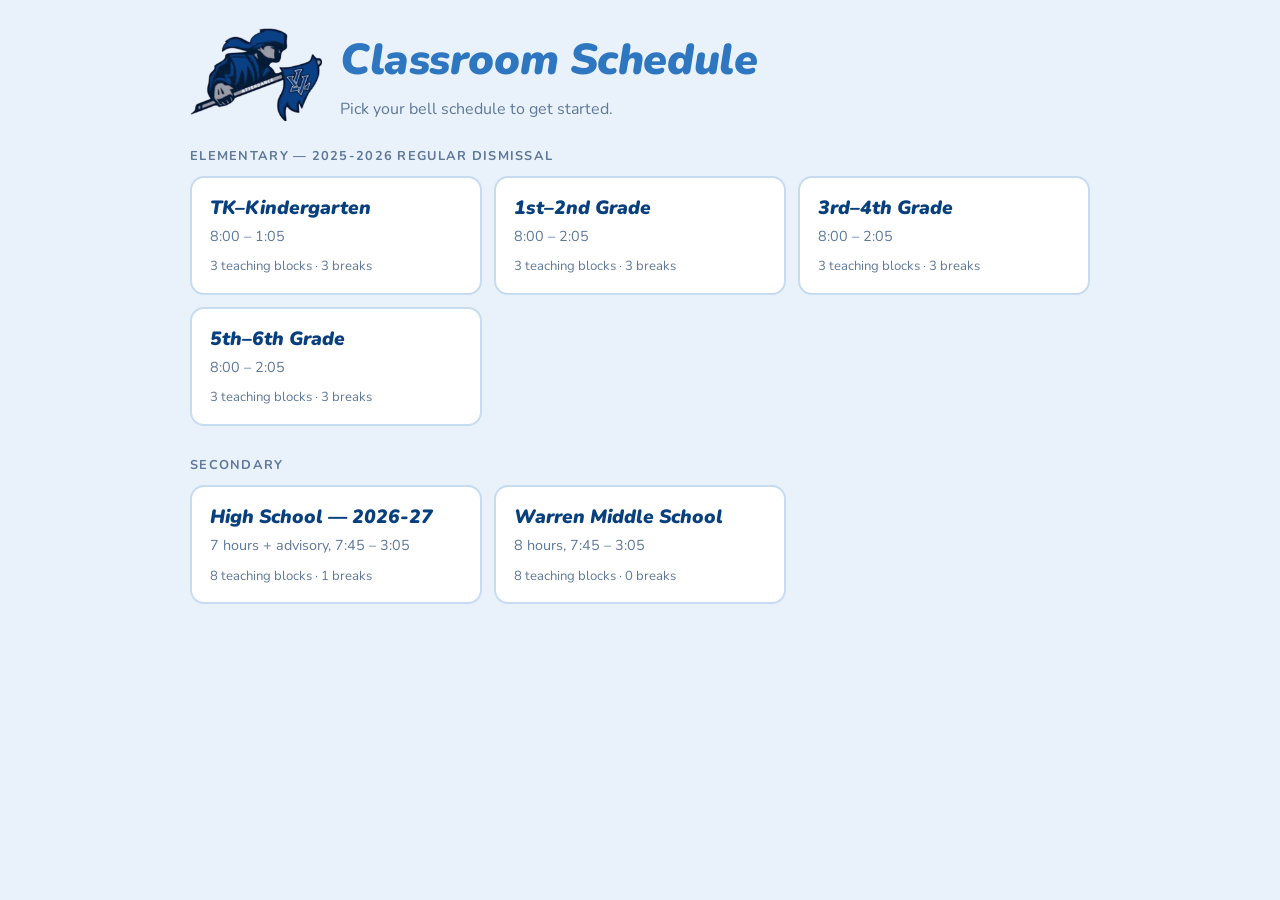
<file: index.html>
<!DOCTYPE html>
<html lang="en">
<head>
<meta charset="utf-8">
<meta name="viewport" content="width=device-width, initial-scale=1">
<meta name="color-scheme" content="light dark">
<title>Classroom Schedule</title>
<link rel="stylesheet" href="styles.css">
<link rel="icon" type="image/png" href="pioneer-icon.png">
</head>
<body>

<!-- 1. Pick a bell schedule ------------------------------------------------ -->
<main id="screen-choose" class="screen">
  <header class="page-head">
    <img class="crest" src="pioneer.png" alt="" width="820" height="575">
    <div class="head-text">
      <h1>Classroom Schedule</h1>
      <p class="lede">Pick your bell schedule to get started.</p>
    </div>
  </header>
  <div id="schedule-groups"></div>
</main>

<!-- 2. Name the periods, pick the alarm ------------------------------------ -->
<main id="screen-setup" class="screen" hidden>
  <header class="page-head">
    <img class="crest" src="pioneer.png" alt="" width="820" height="575">
    <div class="head-text">
      <h1 id="setup-title">Name your periods</h1>
      <p class="lede">What do you teach each period? Leave any blank to keep the
        default name. Saved on this device only.</p>
    </div>
  </header>

  <div id="lunch-picker" class="card" hidden>
    <h2>Which lunch are you assigned?</h2>
    <div id="lunch-options" class="lunch-options"></div>
  </div>

  <form id="setup-form">
    <div class="card">
      <div id="period-inputs"></div>
    </div>

    <div class="card">
      <h2>Warning alarm</h2>
      <p class="hint">Rings before each teaching period ends, so you can start
        wrapping up. Pick a sound to hear it.</p>

      <div class="setting">
        <label class="switch">
          <input type="checkbox" id="alarm-on" checked>
          <span>Play a warning alarm</span>
        </label>
      </div>

      <div id="alarm-detail">
        <div class="setting">
          <span class="setting-name">Ring this long before the bell</span>
          <div id="lead-options" class="chip-row"></div>
        </div>

        <div class="setting">
          <span class="setting-name">Volume</span>
          <div class="volume-row">
            <input type="range" id="alarm-volume" min="0.1" max="1" step="0.05" value="0.8">
            <output id="alarm-volume-value">80%</output>
          </div>
        </div>

        <div class="setting setting-block">
          <span class="setting-name">Sound</span>
          <div id="sound-options" class="sound-options"></div>
        </div>
      </div>
    </div>

    <div class="card">
      <h2>Class blog</h2>
      <p class="hint">Optional. Paste your Blogger address and the board shows
        what you post there — general posts as announcements, and any post you
        label with a period as that period's plan. The blog has to be public;
        there is nothing to install.</p>

      <div class="blog-connect">
        <input type="url" id="blog-url" inputmode="url" autocomplete="off"
               spellcheck="false" placeholder="msmiddleton.blogspot.com"
               aria-label="Blogger address">
        <button type="button" class="btn" data-action="connect-blog"
                id="btn-connect-blog">Connect</button>
        <button type="button" class="btn" data-action="disconnect-blog"
                id="btn-disconnect-blog" hidden>Remove</button>
      </div>

      <p id="blog-status" class="blog-status" hidden></p>

      <p class="hint blog-aside">Already posting in Google Classroom?
        <a href="classroom-import.html" target="_blank" rel="noopener">Send
        Classroom to Blogger automatically</a> instead of writing it twice.</p>
    </div>

    <div class="actions">
      <button type="submit" class="btn btn-primary">Save &amp; start</button>
      <button type="button" class="btn" data-action="back-to-choose">Pick a different schedule</button>
    </div>
  </form>
</main>

<!-- 3. Live view ----------------------------------------------------------- -->
<main id="screen-live" class="screen" hidden>
  <div id="sound-notice" class="notice" hidden>
    <span>The browser is blocking sound until someone interacts with the page.</span>
    <button type="button" class="btn btn-small" data-action="enable-sound">Turn on sound</button>
  </div>

  <div class="live-top">
    <div class="live-brand">
      <!-- The crest is the way in to the teacher controls: hold it for a
           moment and they appear. It looks like a logo, not a button. -->
      <button type="button" class="crest-key" id="crest-key"
              aria-label="Hold for teacher controls">
        <img class="crest" src="pioneer.png" alt="" width="820" height="575">
      </button>
      <div class="live-meta">
      <span id="live-schedule-name"></span>
      <span class="dot">&middot;</span>
      <span id="live-clock"></span>
      <span id="alarm-note" hidden><span class="dot">&middot;</span><span
        id="live-alarm-state"></span></span>
      </div>
    </div>
    <div class="live-tools">
      <div class="teacher-tools" id="teacher-tools" hidden>
        <button type="button" class="btn btn-small" data-action="toggle-alarm" id="btn-alarm">Mute</button>
        <button type="button" class="btn btn-small" data-action="edit-periods">Edit</button>
        <button type="button" class="btn btn-small" data-action="change-schedule">Change schedule</button>
        <button type="button" class="btn btn-small" data-action="hide-tools">Hide</button>
      </div>
      <button type="button" class="btn btn-small" data-action="fullscreen" id="btn-fullscreen">Full screen</button>
    </div>
  </div>

  <div class="live-grid">
    <section class="now" aria-live="polite">
      <p id="now-status" class="now-status">Now</p>
      <h2 id="now-label" class="now-label">&mdash;</h2>
      <p id="now-sub" class="now-sub"></p>
      <p id="now-remaining" class="now-remaining">&mdash;</p>
      <p id="now-remaining-label" class="now-remaining-label">remaining</p>
      <div class="progress"><div id="now-progress" class="progress-bar"></div></div>
      <p id="now-next" class="now-next"></p>
    </section>

    <section class="day">
      <h3 class="day-head">Today</h3>
      <ol id="day-list" class="day-list"></ol>
    </section>

    <section class="board" id="board" hidden aria-live="polite">
      <div class="board-head">
        <span class="board-kind" id="board-kind"></span>
        <span class="board-date" id="board-date"></span>
      </div>
      <h3 class="board-title" id="board-title"></h3>
      <p class="board-text" id="board-text"></p>
      <div class="board-dots" id="board-dots"></div>
    </section>
  </div>
</main>

<script src="schedules.js"></script>
<script src="sounds.js"></script>
<script src="blogger.js"></script>
<script src="app.js"></script>
</body>
</html>
</file>
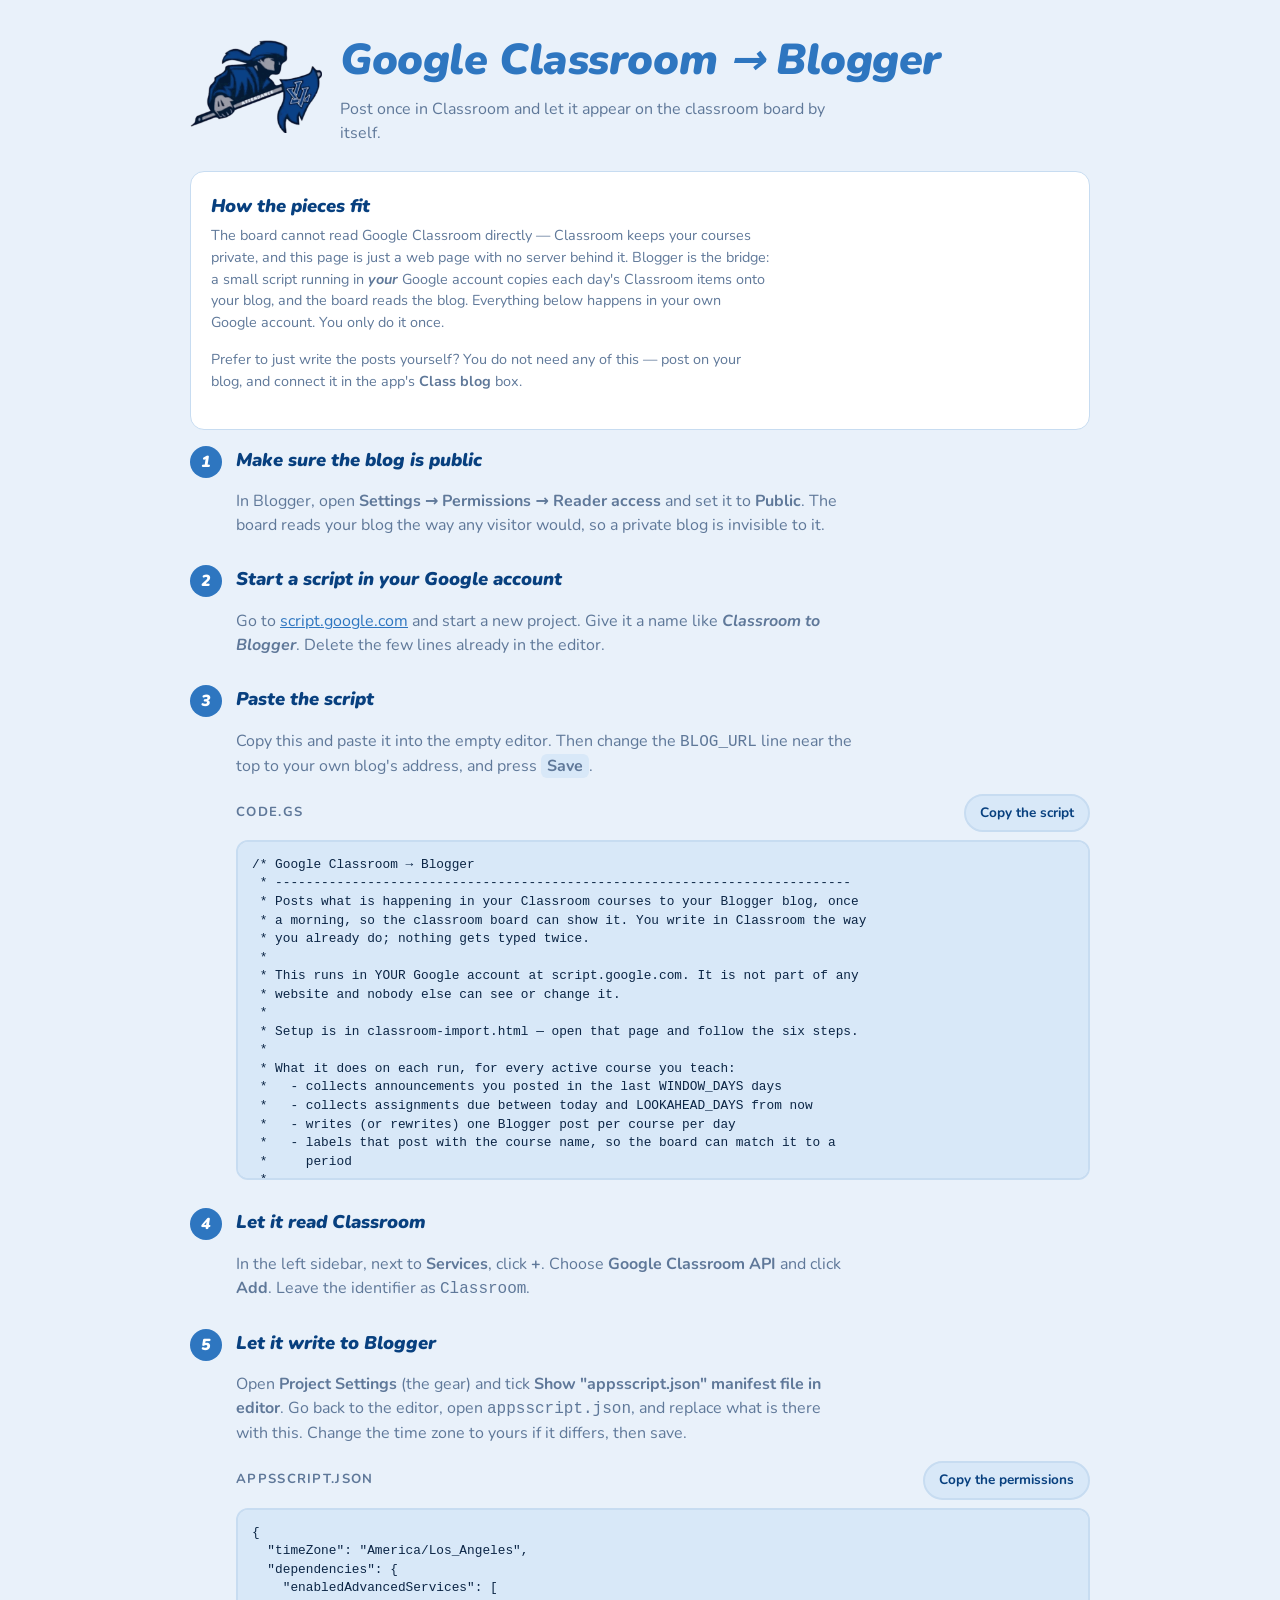
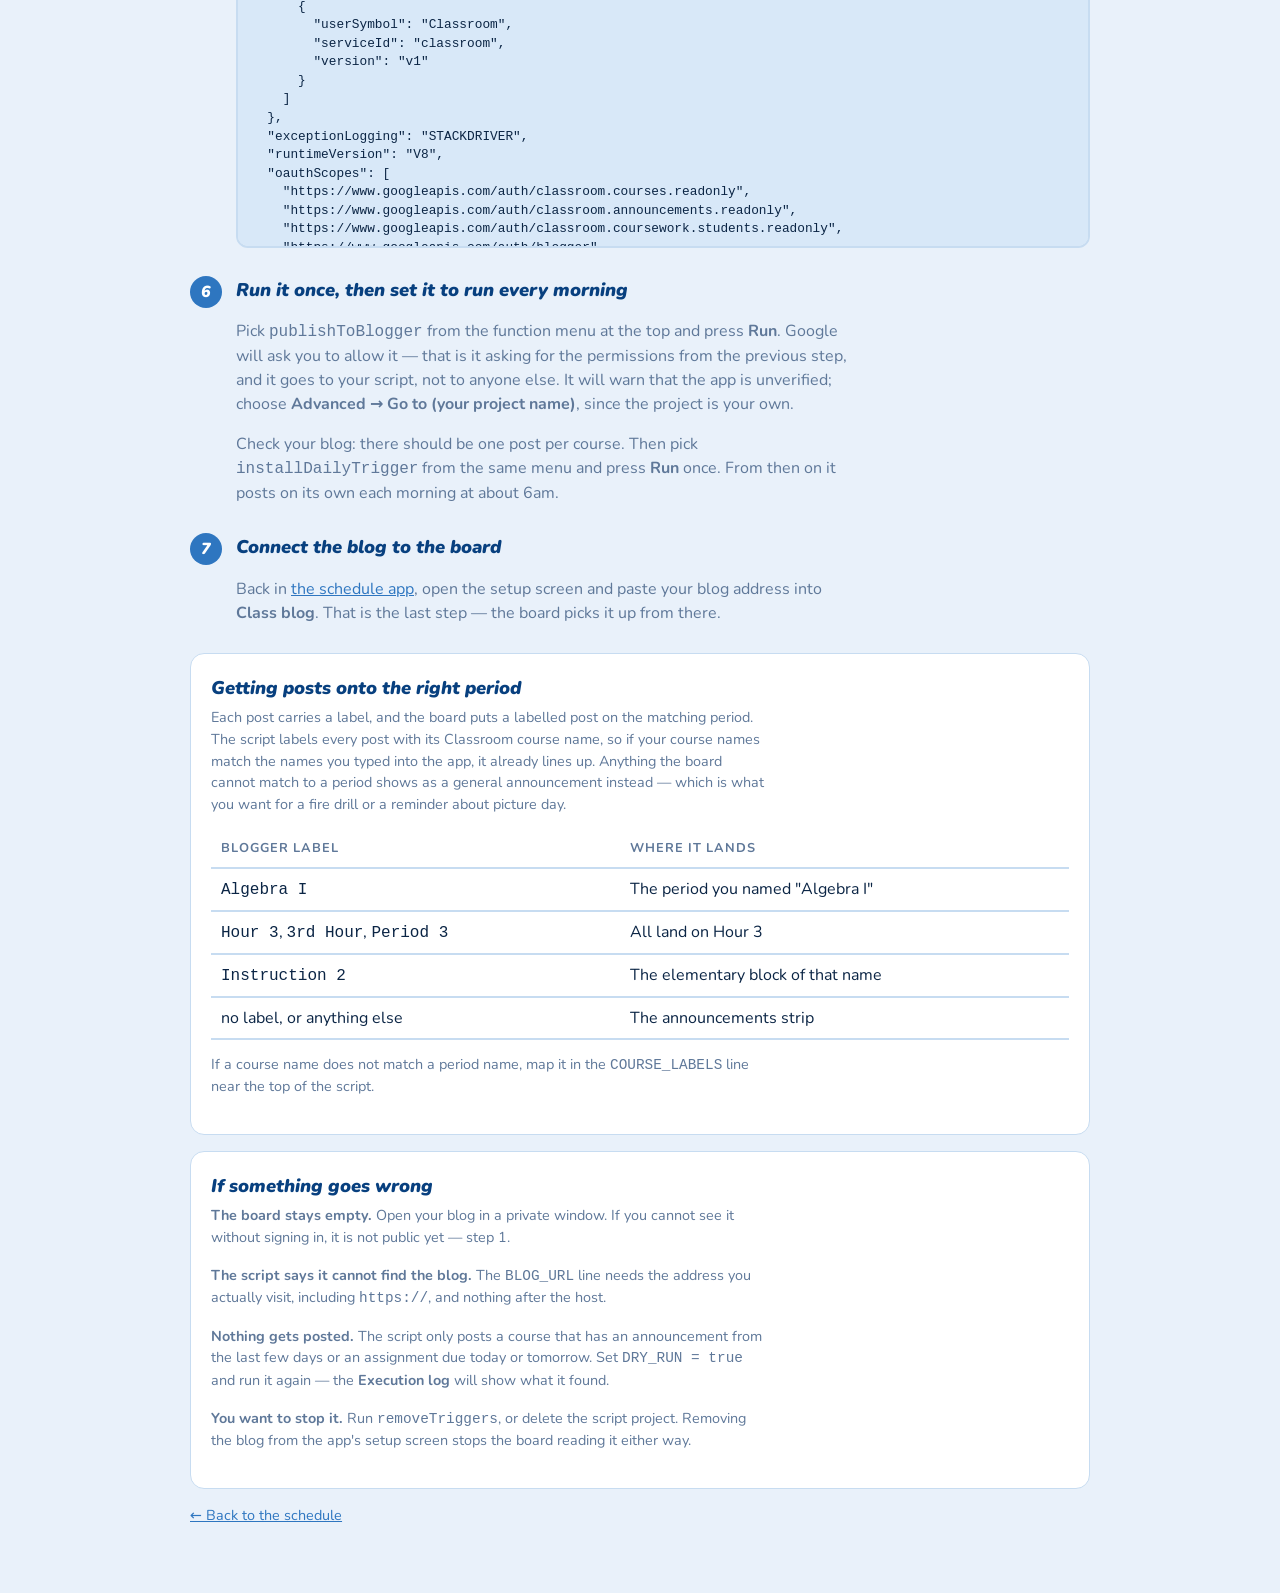
<file: classroom-import.html>
<!DOCTYPE html>
<html lang="en">
<head>
<meta charset="utf-8">
<meta name="viewport" content="width=device-width, initial-scale=1">
<meta name="color-scheme" content="light dark">
<title>Google Classroom → Blogger</title>
<link rel="stylesheet" href="styles.css">
<link rel="icon" type="image/png" href="pioneer-icon.png">
<style>
  .steps { counter-reset: step; list-style: none; margin: 0; padding: 0; }
  .steps > li {
    counter-increment: step;
    position: relative;
    padding-left: 46px;
    margin-bottom: 28px;
  }
  .steps > li::before {
    content: counter(step);
    position: absolute;
    left: 0;
    top: 0;
    width: 32px;
    height: 32px;
    border-radius: 999px;
    background: var(--accent);
    color: #fff;
    font-weight: 900;
    font-style: italic;
    display: grid;
    place-items: center;
  }
  .steps h2 { margin-top: 4px; }
  .steps p { color: var(--muted); max-width: 62ch; }
  .code-head {
    display: flex;
    align-items: center;
    justify-content: space-between;
    gap: 12px;
    margin-bottom: 8px;
  }
  .code-name {
    font-weight: 700;
    font-size: .82rem;
    text-transform: uppercase;
    letter-spacing: .1em;
    color: var(--muted);
  }
  pre {
    margin: 0;
    padding: 14px;
    max-height: 340px;
    overflow: auto;
    border: 2px solid var(--line);
    border-radius: 12px;
    background: var(--surface-2);
    font-size: .8rem;
    line-height: 1.45;
  }
  code { font-family: ui-monospace, SFMono-Regular, Menlo, Consolas, monospace; }
  kbd {
    font: inherit;
    font-weight: 700;
    background: var(--surface-2);
    border-radius: 6px;
    padding: 1px 6px;
  }
  table { border-collapse: collapse; width: 100%; margin-top: 10px; }
  th, td { text-align: left; padding: 8px 10px; border-bottom: 2px solid var(--line); }
  th { font-size: .8rem; text-transform: uppercase; letter-spacing: .08em; color: var(--muted); }
  a { color: var(--accent); }
</style>
</head>
<body>

<main class="screen">
  <header class="page-head">
    <img class="crest" src="pioneer.png" alt="" width="820" height="575">
    <div class="head-text">
      <h1>Google Classroom → Blogger</h1>
      <p class="lede">Post once in Classroom and let it appear on the classroom
        board by itself.</p>
    </div>
  </header>

  <div class="card">
    <h2>How the pieces fit</h2>
    <p class="hint" style="max-width:62ch">
      The board cannot read Google Classroom directly — Classroom keeps your
      courses private, and this page is just a web page with no server behind
      it. Blogger is the bridge: a small script running in <em>your</em> Google
      account copies each day's Classroom items onto your blog, and the board
      reads the blog. Everything below happens in your own Google account. You
      only do it once.
    </p>
    <p class="hint" style="max-width:62ch">
      Prefer to just write the posts yourself? You do not need any of this —
      post on your blog, and connect it in the app's <strong>Class blog</strong>
      box.
    </p>
  </div>

  <ol class="steps">
    <li>
      <h2>Make sure the blog is public</h2>
      <p>In Blogger, open <strong>Settings → Permissions → Reader access</strong>
        and set it to <strong>Public</strong>. The board reads your blog the way
        any visitor would, so a private blog is invisible to it.</p>
    </li>

    <li>
      <h2>Start a script in your Google account</h2>
      <p>Go to <a href="https://script.google.com/home/projects/create"
        target="_blank" rel="noopener">script.google.com</a> and start a new
        project. Give it a name like <em>Classroom to Blogger</em>. Delete the
        few lines already in the editor.</p>
    </li>

    <li>
      <h2>Paste the script</h2>
      <p>Copy this and paste it into the empty editor. Then change the
        <code>BLOG_URL</code> line near the top to your own blog's address, and
        press <kbd>Save</kbd>.</p>
      <div class="code-head">
        <span class="code-name">Code.gs</span>
        <button type="button" class="btn btn-small" data-copy="script">Copy the script</button>
      </div>
      <pre><code id="script-source">Loading…</code></pre>
    </li>

    <li>
      <h2>Let it read Classroom</h2>
      <p>In the left sidebar, next to <strong>Services</strong>, click
        <strong>+</strong>. Choose <strong>Google Classroom API</strong> and
        click <strong>Add</strong>. Leave the identifier as
        <code>Classroom</code>.</p>
    </li>

    <li>
      <h2>Let it write to Blogger</h2>
      <p>Open <strong>Project Settings</strong> (the gear) and tick
        <strong>Show "appsscript.json" manifest file in editor</strong>. Go back
        to the editor, open <code>appsscript.json</code>, and replace what is
        there with this. Change the time zone to yours if it differs, then save.</p>
      <div class="code-head">
        <span class="code-name">appsscript.json</span>
        <button type="button" class="btn btn-small" data-copy="manifest">Copy the permissions</button>
      </div>
      <pre><code id="manifest-source">{
  "timeZone": "America/Los_Angeles",
  "dependencies": {
    "enabledAdvancedServices": [
      {
        "userSymbol": "Classroom",
        "serviceId": "classroom",
        "version": "v1"
      }
    ]
  },
  "exceptionLogging": "STACKDRIVER",
  "runtimeVersion": "V8",
  "oauthScopes": [
    "https://www.googleapis.com/auth/classroom.courses.readonly",
    "https://www.googleapis.com/auth/classroom.announcements.readonly",
    "https://www.googleapis.com/auth/classroom.coursework.students.readonly",
    "https://www.googleapis.com/auth/blogger",
    "https://www.googleapis.com/auth/script.external_request",
    "https://www.googleapis.com/auth/script.scriptapp"
  ]
}</code></pre>
    </li>

    <li>
      <h2>Run it once, then set it to run every morning</h2>
      <p>Pick <code>publishToBlogger</code> from the function menu at the top and
        press <strong>Run</strong>. Google will ask you to allow it — that is it
        asking for the permissions from the previous step, and it goes to your
        script, not to anyone else. It will warn that the app is unverified;
        choose <strong>Advanced → Go to (your project name)</strong>, since the
        project is your own.</p>
      <p>Check your blog: there should be one post per course. Then pick
        <code>installDailyTrigger</code> from the same menu and press
        <strong>Run</strong> once. From then on it posts on its own each morning
        at about 6am.</p>
    </li>

    <li>
      <h2>Connect the blog to the board</h2>
      <p>Back in <a href="index.html">the schedule app</a>, open the setup screen
        and paste your blog address into <strong>Class blog</strong>. That is the
        last step — the board picks it up from there.</p>
    </li>
  </ol>

  <div class="card">
    <h2>Getting posts onto the right period</h2>
    <p class="hint" style="max-width:62ch">
      Each post carries a label, and the board puts a labelled post on the
      matching period. The script labels every post with its Classroom course
      name, so if your course names match the names you typed into the app, it
      already lines up. Anything the board cannot match to a period shows as a
      general announcement instead — which is what you want for a fire drill or
      a reminder about picture day.
    </p>
    <table>
      <thead>
        <tr><th>Blogger label</th><th>Where it lands</th></tr>
      </thead>
      <tbody>
        <tr><td><code>Algebra I</code></td><td>The period you named "Algebra I"</td></tr>
        <tr><td><code>Hour 3</code>, <code>3rd Hour</code>, <code>Period 3</code></td><td>All land on Hour 3</td></tr>
        <tr><td><code>Instruction 2</code></td><td>The elementary block of that name</td></tr>
        <tr><td>no label, or anything else</td><td>The announcements strip</td></tr>
      </tbody>
    </table>
    <p class="hint" style="margin-top:14px;max-width:62ch">
      If a course name does not match a period name, map it in the
      <code>COURSE_LABELS</code> line near the top of the script.
    </p>
  </div>

  <div class="card">
    <h2>If something goes wrong</h2>
    <p class="hint" style="max-width:62ch">
      <strong>The board stays empty.</strong> Open your blog in a private window.
      If you cannot see it without signing in, it is not public yet — step 1.
    </p>
    <p class="hint" style="max-width:62ch">
      <strong>The script says it cannot find the blog.</strong> The
      <code>BLOG_URL</code> line needs the address you actually visit, including
      <code>https://</code>, and nothing after the host.
    </p>
    <p class="hint" style="max-width:62ch">
      <strong>Nothing gets posted.</strong> The script only posts a course that
      has an announcement from the last few days or an assignment due today or
      tomorrow. Set <code>DRY_RUN = true</code> and run it again — the
      <strong>Execution log</strong> will show what it found.
    </p>
    <p class="hint" style="max-width:62ch">
      <strong>You want to stop it.</strong> Run <code>removeTriggers</code>, or
      delete the script project. Removing the blog from the app's setup screen
      stops the board reading it either way.
    </p>
  </div>

  <p class="hint"><a href="index.html">← Back to the schedule</a></p>
</main>

<script>
/* The script is served from the same folder, so the page shows the real file
 * rather than a copy of it that could drift out of date. */
(function () {
  'use strict';

  var SOURCE = 'tools/classroom-to-blogger.gs';
  var target = document.getElementById('script-source');

  fetch(SOURCE).then(function (response) {
    if (!response.ok) throw new Error(response.status);
    return response.text();
  }).then(function (text) {
    target.textContent = text;
  }).catch(function () {
    target.textContent =
      'The script could not be loaded here. Open it directly at ' + SOURCE;
  });

  document.addEventListener('click', function (event) {
    var button = event.target.closest('[data-copy]');
    if (!button) return;

    var id = button.dataset.copy === 'script' ? 'script-source' : 'manifest-source';
    var text = document.getElementById(id).textContent;
    var original = button.textContent;

    function done(message) {
      button.textContent = message;
      window.setTimeout(function () { button.textContent = original; }, 2000);
    }

    if (!navigator.clipboard) { done('Select it and copy'); return; }
    navigator.clipboard.writeText(text)
      .then(function () { done('Copied'); })
      .catch(function () { done('Select it and copy'); });
  });
})();
</script>
</body>
</html>
</file>
<file: styles.css>
/* Pioneer theme — the palette and lettering of the 2026-27 bell schedule
 * graphic: pioneer blue on white, heavy italic display type, light blue
 * time blocks. Nunito is bundled in fonts/ so a TV with no network still
 * renders correctly. */

@font-face {
  font-family: 'Nunito';
  font-style: normal;
  font-weight: 400;
  font-display: swap;
  src: url('fonts/nunito-400-normal.woff2') format('woff2');
}
@font-face {
  font-family: 'Nunito';
  font-style: normal;
  font-weight: 700;
  font-display: swap;
  src: url('fonts/nunito-700-normal.woff2') format('woff2');
}
@font-face {
  font-family: 'Nunito';
  font-style: normal;
  font-weight: 900;
  font-display: swap;
  src: url('fonts/nunito-900-normal.woff2') format('woff2');
}
@font-face {
  font-family: 'Nunito';
  font-style: italic;
  font-weight: 700;
  font-display: swap;
  src: url('fonts/nunito-700-italic.woff2') format('woff2');
}
@font-face {
  font-family: 'Nunito';
  font-style: italic;
  font-weight: 900;
  font-display: swap;
  src: url('fonts/nunito-900-italic.woff2') format('woff2');
}

:root {
  --bg: #e9f1fa;
  --surface: #ffffff;
  --surface-2: #d8e8f8;   /* the light blue time blocks */
  --text: #0b2545;
  --muted: #5f7899;
  --line: #c7dcf1;
  --accent: #2e76c0;      /* pioneer blue */
  --accent-deep: #08407f; /* the navy in the mascot */
  --accent-soft: #d8e8f8;
  --break: #08407f;
  --break-soft: #cfe0f2;
  --warn: #c2260f;
  --warn-soft: #fbe3de;
  --radius: 14px;
  --shadow: 0 1px 2px rgba(8, 64, 127, .08), 0 10px 28px rgba(8, 64, 127, .10);
  --display: 900 italic;
}

@media (prefers-color-scheme: dark) {
  :root {
    --bg: #061421;
    --surface: #0e2136;
    --surface-2: #163351;
    --text: #e9f2fc;
    --muted: #8ea9c8;
    --line: #1e3d5e;
    --accent: #6fa8e6;
    --accent-deep: #a9cdf2;
    --accent-soft: #133150;
    --break: #a9cdf2;
    --break-soft: #112a44;
    --warn: #ff8a72;
    --warn-soft: #3b1b16;
    --shadow: 0 1px 2px rgba(0, 0, 0, .5), 0 10px 28px rgba(0, 0, 0, .4);
  }
}

* { box-sizing: border-box; }

/* Screens set their own display, which would otherwise beat [hidden]. */
[hidden] { display: none !important; }

body {
  margin: 0;
  background: var(--bg);
  color: var(--text);
  font: 400 16px/1.5 'Nunito', system-ui, -apple-system, "Segoe UI", Roboto, sans-serif;
  -webkit-text-size-adjust: 100%;
}

.screen {
  max-width: 940px;
  margin: 0 auto;
  padding: 28px 20px 64px;
}

/* The heavy slanted lettering of the printed schedule. */
h1, h2, .now-label, .schedule-card .name, .day-list .label, .sound-name,
.now-remaining, .day-list .time, .field-name {
  font-style: italic;
  font-weight: 900;
}

.page-head {
  display: flex;
  align-items: center;
  gap: 18px;
  margin-bottom: 26px;
}
.page-head .head-text { flex: 1; }
.page-head .crest { width: clamp(80px, 12vw, 132px); height: auto; flex: 0 0 auto; }
h1 {
  font-size: clamp(1.9rem, 4vw, 2.7rem);
  margin: 0 0 4px;
  letter-spacing: -.01em;
  color: var(--accent);
}
h2 { font-size: 1.15rem; margin: 0 0 6px; color: var(--accent-deep); }
.lede { color: var(--muted); margin: 0; max-width: 52ch; }
.hint { color: var(--muted); margin: 0 0 16px; font-size: .9rem; max-width: 56ch; }

/* --- choose screen ------------------------------------------------------- */
.group { margin-bottom: 30px; }
.group-name {
  font-size: .8rem;
  font-weight: 700;
  font-style: normal;
  text-transform: uppercase;
  letter-spacing: .1em;
  color: var(--muted);
  margin: 0 0 10px;
}
.grid {
  display: grid;
  grid-template-columns: repeat(auto-fill, minmax(240px, 1fr));
  gap: 12px;
}
.schedule-card {
  text-align: left;
  background: var(--surface);
  border: 2px solid var(--line);
  border-radius: var(--radius);
  padding: 16px 18px;
  cursor: pointer;
  color: inherit;
  font: inherit;
  transition: border-color .15s, transform .15s;
}
.schedule-card:hover { border-color: var(--accent); transform: translateY(-1px); }
.schedule-card .name { font-size: 1.2rem; color: var(--accent-deep); }
.schedule-card .subtitle { color: var(--muted); font-size: .9rem; margin-top: 3px; }
.schedule-card .times { color: var(--muted); font-size: .82rem; margin-top: 10px; }

/* Focus rings matter here: a TV is driven by a remote, not a mouse. */
:focus-visible { outline: 3px solid var(--accent); outline-offset: 2px; }

/* --- setup screen -------------------------------------------------------- */
.card {
  background: var(--surface);
  border: 1px solid var(--line);
  border-radius: var(--radius);
  padding: 20px;
  margin-bottom: 16px;
}
.field {
  display: grid;
  grid-template-columns: 160px 1fr;
  gap: 14px;
  align-items: center;
  padding: 10px 0;
  border-bottom: 1px solid var(--line);
}
.field:last-of-type { border-bottom: 0; }
.field-name { color: var(--accent-deep); }
.field-time {
  color: var(--muted);
  font-size: .85rem;
  font-weight: 700;
  font-variant-numeric: tabular-nums;
}
.field input {
  width: 100%;
  padding: 10px 12px;
  font: inherit;
  color: inherit;
  background: var(--surface-2);
  border: 1px solid var(--line);
  border-radius: 10px;
}
.field.is-break .field-name { color: var(--accent); }

.lunch-options, .chip-row { display: flex; flex-wrap: wrap; gap: 8px; }
.lunch-option, .chip {
  padding: 10px 16px;
  border: 2px solid var(--line);
  background: var(--surface-2);
  border-radius: 999px;
  cursor: pointer;
  font: inherit;
  font-weight: 700;
  color: var(--accent-deep);
}
.chip { padding: 8px 16px; }
.lunch-option[aria-pressed="true"], .chip[aria-pressed="true"] {
  border-color: var(--accent);
  background: var(--accent);
  color: #fff;
  font-style: italic;
  font-weight: 900;
}

/* --- alarm settings ------------------------------------------------------ */
.setting {
  display: flex;
  flex-wrap: wrap;
  align-items: center;
  justify-content: space-between;
  gap: 12px;
  padding: 12px 0;
  border-top: 1px solid var(--line);
}
.setting-block { display: block; }
.setting-name { font-weight: 700; color: var(--accent-deep); }
.setting-block .setting-name { display: block; margin-bottom: 10px; }

.switch { display: flex; align-items: center; gap: 10px; cursor: pointer; font-weight: 700; }
.switch input { width: 20px; height: 20px; accent-color: var(--accent); }

.volume-row { display: flex; align-items: center; gap: 12px; }
.volume-row input[type="range"] { width: 200px; accent-color: var(--accent); }
.volume-row output {
  color: var(--muted);
  font-variant-numeric: tabular-nums;
  font-weight: 700;
  min-width: 3.5ch;
}

.sound-options {
  display: grid;
  grid-template-columns: repeat(auto-fill, minmax(280px, 1fr));
  gap: 10px;
}
.sound-option {
  display: flex;
  align-items: stretch;
  border: 2px solid var(--line);
  border-radius: 12px;
  background: var(--surface-2);
  overflow: hidden;
}
.sound-option[aria-current="true"] { border-color: var(--accent); }
.sound-pick {
  flex: 1;
  text-align: left;
  padding: 12px 14px;
  border: 0;
  background: none;
  color: inherit;
  font: inherit;
  cursor: pointer;
}
.sound-name { display: block; font-size: 1.05rem; color: var(--accent-deep); }
.sound-option[aria-current="true"] .sound-name { color: var(--accent); }
.sound-desc { display: block; color: var(--muted); font-size: .84rem; margin-top: 2px; }
.sound-preview {
  width: 52px;
  border: 0;
  border-left: 1px solid var(--line);
  background: none;
  color: var(--accent);
  font-size: 1.1rem;
  cursor: pointer;
}
.sound-preview:hover { background: var(--surface); }

.actions { display: flex; flex-wrap: wrap; gap: 10px; margin-top: 4px; }
.btn {
  padding: 11px 18px;
  border-radius: 999px;
  border: 2px solid var(--line);
  background: var(--surface-2);
  color: var(--accent-deep);
  font: inherit;
  font-weight: 700;
  cursor: pointer;
}
.btn:hover { border-color: var(--accent); }
.btn-primary {
  background: var(--accent);
  border-color: var(--accent);
  color: #fff;
  font-style: italic;
  font-weight: 900;
}
.btn-primary:hover { filter: brightness(1.08); }
.btn-small { padding: 7px 14px; font-size: .85rem; }

/* --- live screen --------------------------------------------------------- */
body[data-screen="live"] { overflow: hidden; }

#screen-live {
  max-width: none;
  height: 100vh;
  height: 100dvh;
  display: flex;
  flex-direction: column;
  gap: 16px;
  /* Roomy edges so nothing lands in a TV's overscan area. */
  padding: clamp(14px, 2.5vh, 40px) clamp(16px, 2.5vw, 56px);
}

.notice {
  display: flex;
  flex-wrap: wrap;
  align-items: center;
  gap: 12px;
  padding: 10px 16px;
  border: 2px solid var(--accent);
  background: var(--accent-soft);
  border-radius: 999px;
  font-size: .9rem;
  font-weight: 700;
}

.live-top {
  display: flex;
  flex-wrap: wrap;
  gap: 10px;
  align-items: center;
  justify-content: space-between;
  flex: 0 0 auto;
}
.live-brand { display: flex; align-items: center; gap: clamp(10px, 1vw, 18px); }
.live-brand .crest { height: clamp(40px, 4.4vw, 84px); width: auto; }
.live-meta {
  color: var(--muted);
  font-size: clamp(.9rem, 1.1vw, 1.4rem);
  font-weight: 700;
  font-variant-numeric: tabular-nums;
}
.live-meta .dot { margin: 0 6px; color: var(--accent); }
.live-tools { display: flex; flex-wrap: wrap; gap: 8px; align-items: center; }
.teacher-tools { display: flex; flex-wrap: wrap; gap: 8px; }
@media (prefers-reduced-motion: no-preference) {
  .teacher-tools { animation: tools-in .18s ease-out; }
}
@keyframes tools-in {
  from { opacity: 0; transform: translateX(10px); }
}

/* The crest is a control, but must not look like one — no border, no
 * background, no hover state. Holding it dips it slightly so the teacher
 * knows the press registered; nothing shows otherwise. */
.crest-key {
  padding: 0;
  border: 0;
  background: none;
  cursor: default;
  line-height: 0;
  -webkit-touch-callout: none;
  user-select: none;
  -webkit-user-select: none;
  transition: transform .15s ease-out, opacity .15s ease-out;
}
.crest-key.is-holding { transform: scale(.9); opacity: .65; }
.crest-key.is-open { opacity: .85; }

.live-grid {
  flex: 1 1 auto;
  min-height: 0;
  display: grid;
  grid-template-rows: auto minmax(0, 1fr);
  gap: 16px;
}

.now {
  position: relative;
  overflow: hidden;
  background: var(--surface);
  border: 3px solid var(--accent);
  border-radius: 24px;
  box-shadow: var(--shadow);
  padding: clamp(18px, 3vh, 40px) clamp(18px, 2vw, 40px);
  text-align: center;
  display: flex;
  flex-direction: column;
  justify-content: center;
}
/* The mascot, watermarked into the corner of the card. */
.now::after {
  content: '';
  position: absolute;
  right: -3%;
  bottom: -6%;
  width: clamp(140px, 26%, 460px);
  aspect-ratio: 820 / 575;
  background: url('pioneer.png') right bottom / contain no-repeat;
  opacity: .07;
  pointer-events: none;
}
.now > * { position: relative; }
.now.is-break { background: var(--accent-soft); border-color: var(--accent-deep); }
.now.is-warning { background: var(--warn-soft); border-color: var(--warn); }
.now.is-idle .now-remaining { color: var(--muted); }
.now-status {
  margin: 0 0 4px;
  font-size: clamp(.72rem, .9vw, 1.1rem);
  font-weight: 700;
  text-transform: uppercase;
  letter-spacing: .16em;
  color: var(--muted);
}
.now-label {
  margin: 0;
  font-size: clamp(1.9rem, 5.2vw, 6rem);
  line-height: 1.05;
  letter-spacing: -.02em;
  color: var(--accent-deep);
}
.now-sub {
  margin: 6px 0 0;
  color: var(--muted);
  font-weight: 700;
  font-variant-numeric: tabular-nums;
  font-size: clamp(.9rem, 1.3vw, 1.6rem);
}
.now-remaining {
  margin: clamp(8px, 1.5vh, 24px) 0 0;
  font-size: clamp(3.4rem, 12vw, 14rem);
  line-height: 1;
  letter-spacing: -.03em;
  font-variant-numeric: tabular-nums;
  color: var(--accent);
}
.now.is-break .now-remaining { color: var(--accent-deep); }
.now.is-warning .now-remaining { color: var(--warn); animation: pulse 2s ease-in-out infinite; }
@keyframes pulse { 50% { opacity: .55; } }
@media (prefers-reduced-motion: reduce) {
  .now.is-warning .now-remaining { animation: none; }
}
.now-remaining-label {
  margin: 4px 0 0;
  color: var(--muted);
  font-size: clamp(.72rem, .9vw, 1.1rem);
  font-weight: 700;
  text-transform: uppercase;
  letter-spacing: .16em;
}
.progress {
  height: clamp(8px, 1vh, 16px);
  background: var(--surface-2);
  border-radius: 999px;
  overflow: hidden;
  margin: clamp(14px, 2vh, 28px) 0 0;
}
.progress-bar {
  height: 100%;
  width: 0;
  background: var(--accent);
  border-radius: 999px;
  transition: width .5s linear;
}
.now.is-break .progress-bar { background: var(--accent-deep); }
.now.is-warning .progress-bar { background: var(--warn); }
.now-next {
  margin: clamp(10px, 1.5vh, 22px) 0 0;
  color: var(--muted);
  font-weight: 700;
  font-size: clamp(.95rem, 1.4vw, 1.8rem);
}

.day { min-height: 0; display: flex; flex-direction: column; }
.day-head {
  font-size: clamp(.72rem, .95vw, 1.15rem);
  font-weight: 700;
  text-transform: uppercase;
  letter-spacing: .12em;
  color: var(--muted);
  margin: 0 0 8px;
  flex: 0 0 auto;
}
.day-list {
  list-style: none;
  margin: 0;
  padding: 0;
  overflow-y: auto;
  min-height: 0;
  scrollbar-width: none;
}
.day-list::-webkit-scrollbar { display: none; }
.day-list li {
  display: grid;
  grid-template-columns: minmax(11ch, auto) 1fr auto;
  gap: 4px 12px;
  align-items: start;
  padding: clamp(7px, 1vh, 14px) clamp(8px, .7vw, 14px);
  border: 2px solid var(--line);
  border-radius: 12px;
  background: var(--surface);
  margin-bottom: 8px;
  font-size: clamp(.9rem, 1.35vw, 1.7rem);
}
.day-list li.is-past { opacity: .4; }
.day-list li.is-current { border-color: var(--accent); background: var(--accent-soft); }
.day-list li.is-current.is-break { border-color: var(--accent-deep); }
/* Times sit in a light blue block, the way they do on the printed schedule. */
.day-list .time {
  background: var(--surface-2);
  color: var(--accent-deep);
  border-radius: 8px;
  padding: 2px 10px;
  font-size: .82em;
  font-variant-numeric: tabular-nums;
  white-space: nowrap;
  text-align: center;
}
.day-list li.is-current .time { background: var(--surface); }
.day-list .label { color: var(--accent-deep); align-self: center; }
.day-list .sub {
  display: block;
  color: var(--muted);
  font-style: normal;
  font-weight: 700;
  font-size: .82em;
}
.day-list .len {
  color: var(--muted);
  font-size: .8em;
  font-weight: 700;
  font-variant-numeric: tabular-nums;
  white-space: nowrap;
  align-self: center;
}
.day-list li.is-passing { background: transparent; border-style: dashed; }
.day-list li.is-passing .label { color: var(--muted); }

/* --- class blog, on the setup screen ------------------------------------ */

.blog-connect { display: flex; gap: 10px; flex-wrap: wrap; align-items: center; }
.blog-connect input {
  flex: 1 1 260px;
  min-width: 0;
  padding: 10px 12px;
  border: 2px solid var(--line);
  border-radius: 10px;
  background: var(--surface);
  color: inherit;
  font: inherit;
}
.blog-connect input:focus-visible { border-color: var(--accent); }
.blog-status {
  margin: 12px 0 0;
  font-weight: 700;
  font-size: .92rem;
  color: var(--muted);
}
.blog-status.is-ok { color: var(--accent); }
.blog-status.is-error { color: var(--warn); }
.blog-aside { margin: 16px 0 0; }
.blog-aside a { color: var(--accent); }

/* --- the board strip, on the live screen -------------------------------- */

.board {
  display: flex;
  flex-direction: column;
  gap: 4px;
  padding: clamp(10px, 1.4vh, 20px) clamp(14px, 1.4vw, 26px);
  border: 2px solid var(--accent);
  border-radius: 16px;
  background: var(--accent-soft);
  /* Capped, so a long post never squeezes the countdown off the screen. */
  max-height: clamp(96px, 20vh, 240px);
  overflow: hidden;
}
.board-head {
  display: flex;
  justify-content: space-between;
  gap: 12px;
  font-size: clamp(.68rem, .85vw, 1rem);
  font-weight: 700;
  text-transform: uppercase;
  letter-spacing: .14em;
  color: var(--accent-deep);
}
.board-date { color: var(--muted); white-space: nowrap; }
.board-title {
  margin: 0;
  font-size: clamp(1.1rem, 2.1vw, 2.6rem);
  line-height: 1.15;
  color: var(--accent-deep);
}
.board-text {
  margin: 0;
  min-height: 0;
  overflow: hidden;
  font-weight: 700;
  color: var(--muted);
  font-size: clamp(.85rem, 1.15vw, 1.45rem);
  line-height: 1.35;
}
.board-dots { display: flex; gap: 6px; margin-top: auto; padding-top: 6px; }
.board-dot {
  width: 8px;
  height: 8px;
  border-radius: 999px;
  background: var(--accent);
  opacity: .3;
}
.board-dot.is-on { opacity: 1; }

/* What the blog says is planned for a period, under its name in the day list. */
.day-list .agenda {
  display: block;
  color: var(--accent);
  font-style: normal;
  font-weight: 700;
  font-size: .78em;
}
.day-list li.is-past .agenda { color: var(--muted); }

/* Wide screens — a TV, a projector, a desktop — put the day beside the clock. */
@media (min-width: 1000px) and (min-height: 500px) {
  .live-grid {
    /* One explicit row only: the board's row is implicit, so it costs no gap
       on the days nothing has been posted. */
    grid-template-rows: minmax(0, 1fr);
    grid-template-columns: minmax(0, 1fr) clamp(320px, 30vw, 620px);
    align-items: stretch;
    gap: clamp(16px, 2vw, 32px);
  }
  .board { grid-column: 1 / -1; }
}

@media (max-width: 560px) {
  .page-head .crest { width: 70px; }
  .field { grid-template-columns: 1fr; gap: 6px; }
  .day-list li { grid-template-columns: 1fr auto; }
  .day-list .time { grid-column: 1 / -1; justify-self: start; }
  .volume-row input[type="range"] { width: 140px; }
}
</file>
